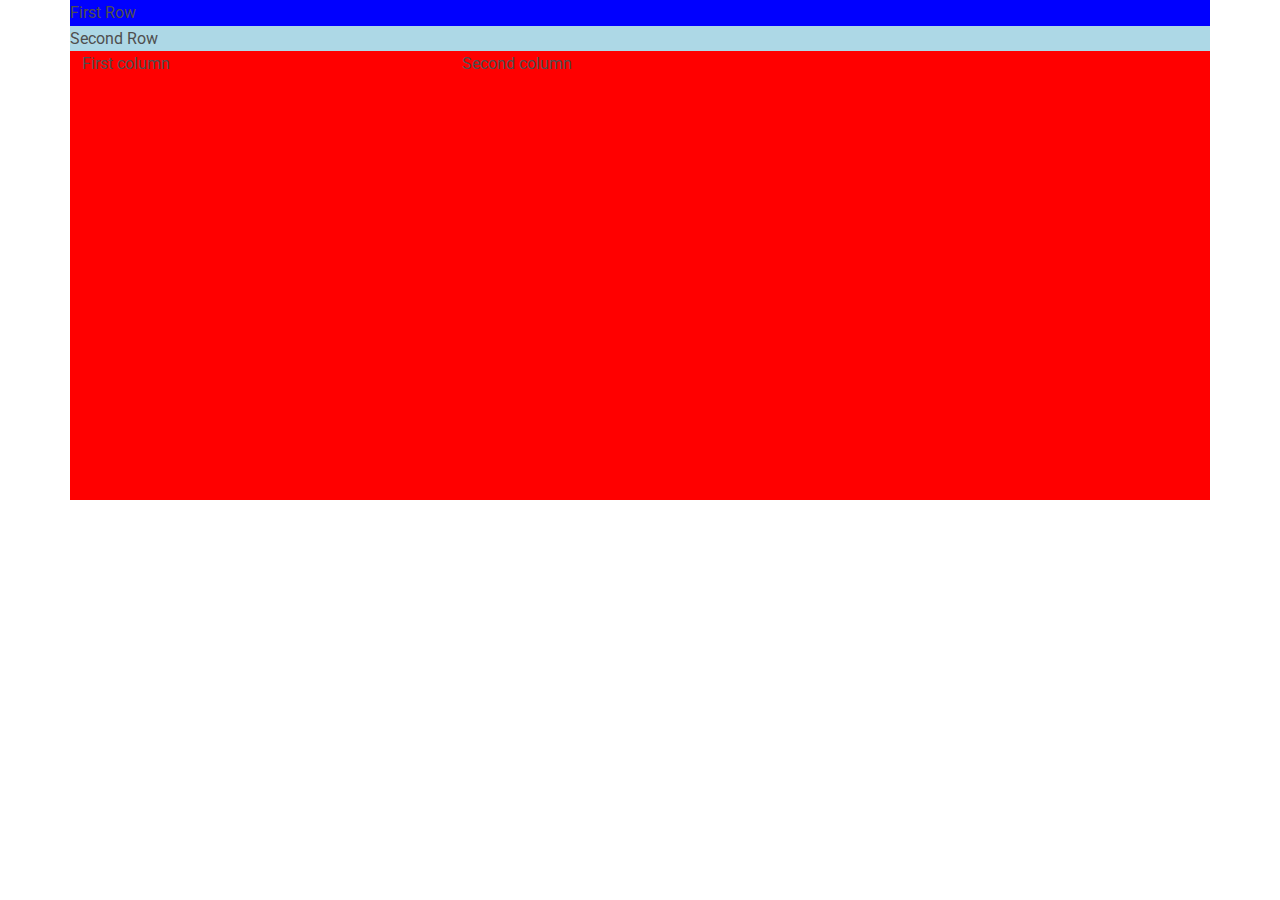
<file: container.html>
<!DOCTYPE html>
<html lang="en">
  <head>
    <meta charset="UTF-8" />
    <meta name="viewport" content="width=device-width, initial-scale=1, shrink-to-fit=no" />
    <meta http-equiv="x-ua-compatible" content="ie=edge" />
    <title>Material Design for Bootstrap</title>
    <!-- MDB icon -->
    <link rel="icon" href="mdb/img/mdb-favicon.ico" type="mdb/image/x-icon" />
    <!-- Font Awesome -->
    <link rel="stylesheet" href="https://cdnjs.cloudflare.com/ajax/libs/font-awesome/6.0.0/css/all.min.css" />
    <!-- Google Fonts Roboto -->
    <link rel="stylesheet" href="https://fonts.googleapis.com/css2?family=Roboto:wght@300;400;500;700;900&display=swap" />
    <!-- MDB -->
    <link rel="stylesheet" href="mdb/css/mdb.min.css" />
  </head>
  <body>
    <!-- Start your project here-->
    <!-- <div class="container">
      <div class="d-flex justify-content-center align-items-center" style="height: 100vh">
        <div class="text-center">
          <img
            class="mb-4"
            src="https://mdbootstrap.com/img/logo/mdb-transparent-250px.png"
            style="width: 250px; height: 90px"
          />
          <h5 class="mb-3">Thank you for using our product. We're glad you're with us.</h5>
          <p class="mb-3">MDB Team</p>
          <a
            class="btn btn-primary btn-lg"
            data-mdb-ripple-init
            href="https://mdbootstrap.com/docs/standard/getting-started/"
            target="_blank"
            role="button"
            >Start MDB tutorial</a
          >
        </div>
      </div>
    </div> -->


    <div class="container" style="height: 500px; background-color: red">
        <div class="row" style="background-color: blue;">First Row</div>
        <div class="row" style="background-color: lightblue;">Second Row</div>
        <div class="row">
            <div class="col-md-4">First column</div>
            <div class="col-md-8">Second column</div>
        </div>
    </div>


    <!-- End your project here-->

    <!-- MDB -->
    <script type="text/javascript" src="mdb/js/mdb.umd.min.js"></script>
    <!-- Custom scripts -->
    <script type="text/javascript"></script>
  </body>
</html>
</file>
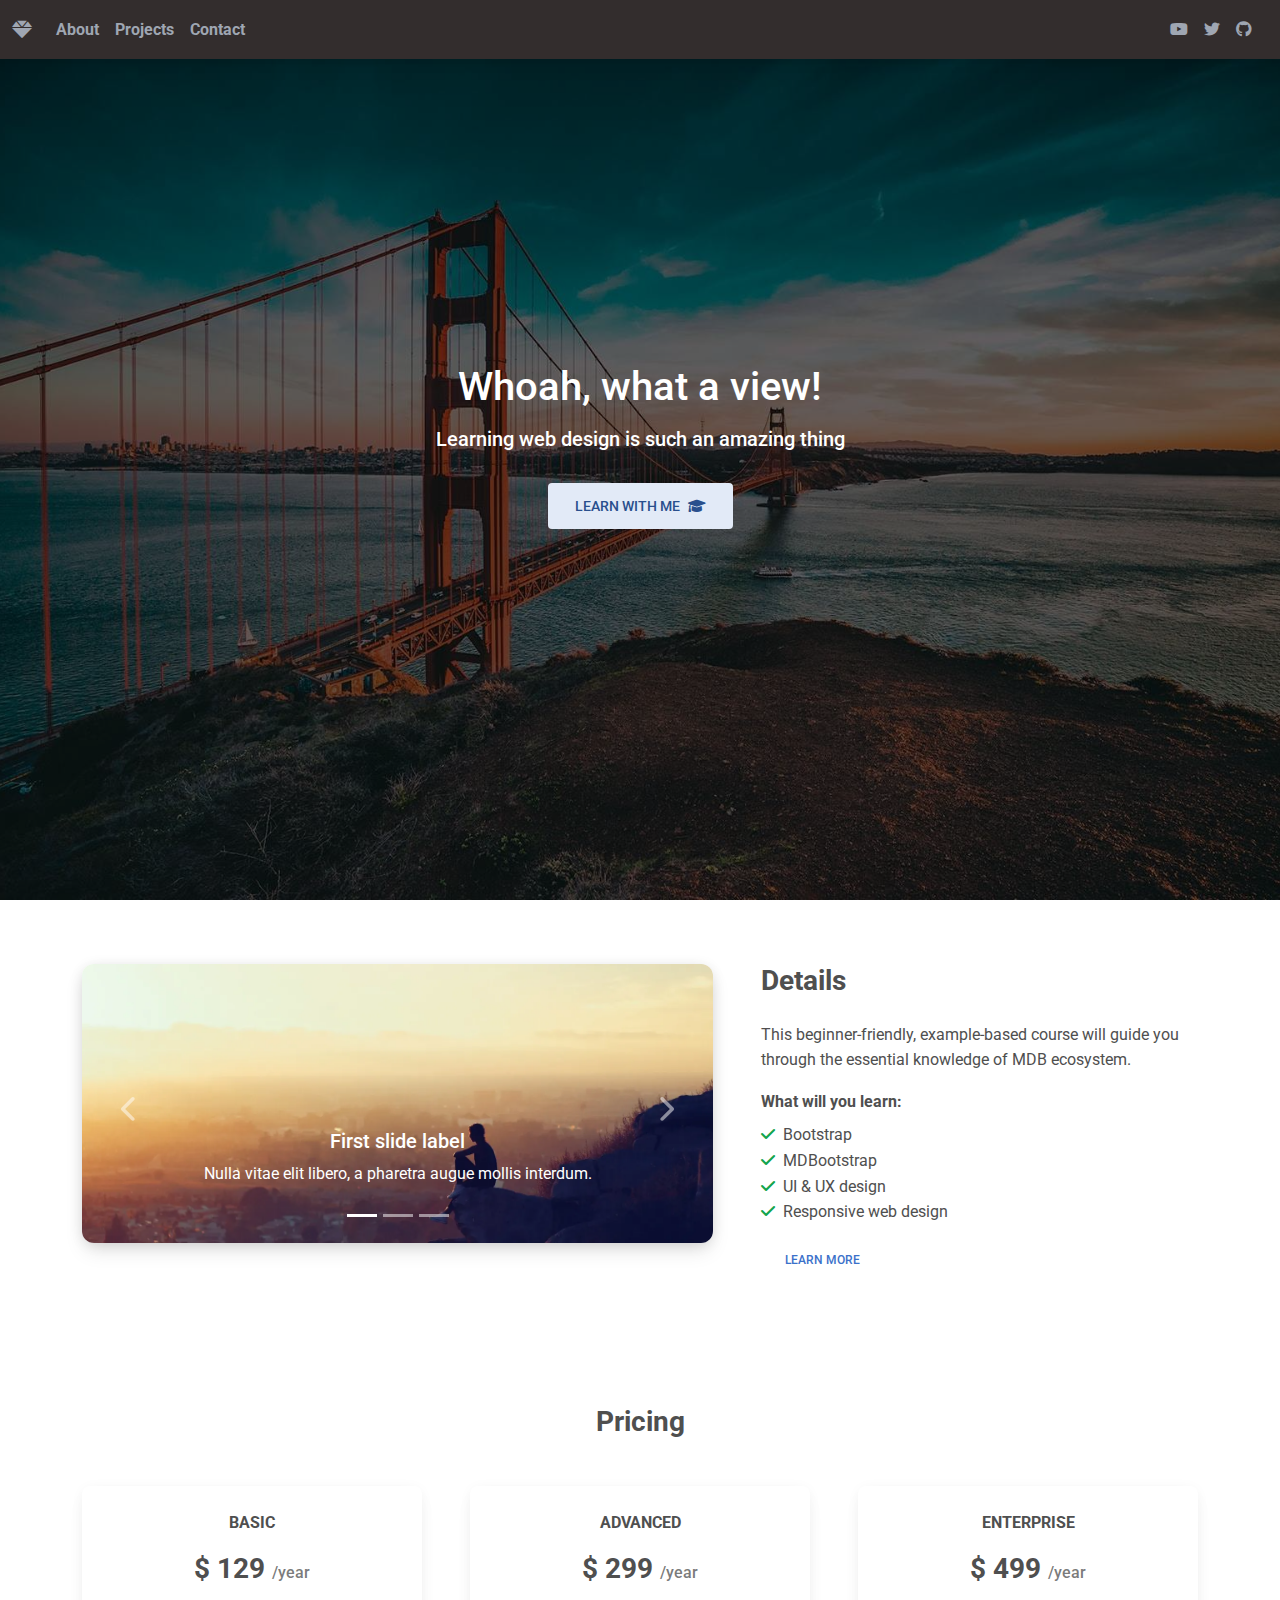
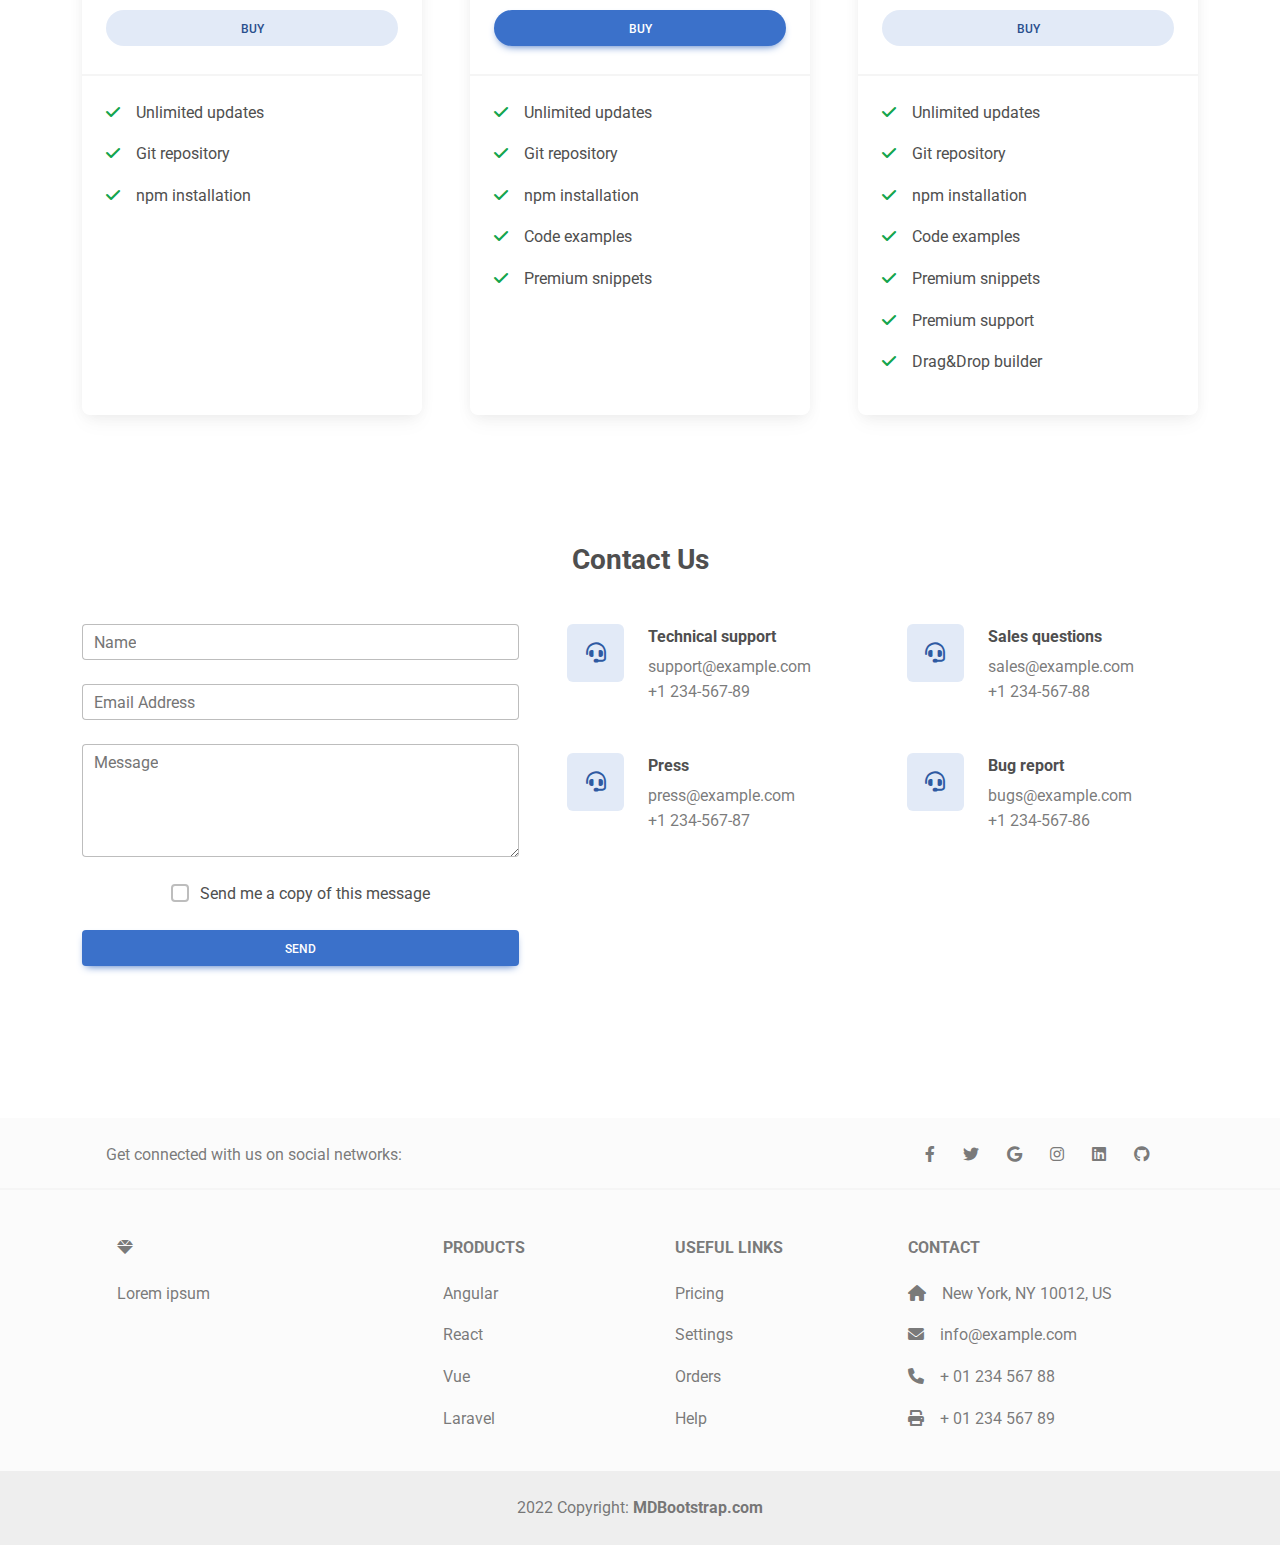
<file: landing.html>
<!DOCTYPE html>
<html lang="en">
    <head>
        <meta charset="UTF-8" />
        <meta name="viewport" content="width=device-width, initial-scale=1, shrink-to-fit=no" />
        <meta http-equiv="x-ua-compatible" content="ie=edge" />
        <title>Material Design for Bootstrap</title>
        <link rel="icon" href="mdb/img/mdb-favicon.ico" type="mdb/image/x-icon" />
        <link rel="stylesheet" href="https://cdnjs.cloudflare.com/ajax/libs/font-awesome/6.0.0/css/all.min.css" />
        <link rel="stylesheet" href="https://fonts.googleapis.com/css2?family=Roboto:wght@300;400;500;700;900&display=swap" />
        <link rel="stylesheet" href="mdb/css/mdb.min.css" />
    </head>
    <body>
    <!-- Start your project here-->
        <header class="mb-5 mb-lg-7">
            <!-- navbar -->
            <nav style="z-index: 1; min-height: 58.9px;" class="navbar navbar-expand-lg navbar-dark bg-dark">
                <div class="container-fluid">
                    <button data-mdb-collapse-init class="navbar-toggler" type="button" data-mdb-target="#navbarSupportedContent" aria-controls="navbarSupportedContent" aria-expanded="false" aria-label="Toggle navigation">
                        <i class="fas fa-bars"></i>
                    </button>

                    <div class="collapse navbar-collapse" id="navbarSupportedContent">
                        <a class="navbar-brand mt-2 mt-lg-0" href="#">
                            <i class="fas fa-gem text-secondary"></i>
                            <!-- <img src="https://mdbcdn.b-cdn.net/img/logo/mdb-transaprent-noshadows.webp" height="15" alt="MDB Logo" loading="lazy" /> -->
                        </a>
                        <ul class="navbar-nav me-auto mb-2 mb-lg-0">
                            <li class="nav-item"><a class="nav-link text-secondary fw-bold" href="#">About</a></li>
                            <li class="nav-item"><a class="nav-link text-secondary fw-bold" href="#">Projects</a></li>
                            <li class="nav-item"><a class="nav-link text-secondary fw-bold" href="#">Contact</a></li>
                        </ul>
                    </div>

                    <div class="d-flex align-items-center">
                        <a class="text-secondary me-3" href="https://www.youtube.com/c/Mdbootstrap/videos" rel="nofollow" target="_blank">
                            <i class="fab fa-youtube"></i>
                        </a>
                        <a class="text-secondary me-3" href="https://twitter.com/ascensus_mdb" rel="nofollow" target="_blank">
                            <i class="fab fa-twitter"></i>
                        </a>
                        <a class="text-secondary me-3" href="https://github.com/mdbootstrap/mdb-ui-kit" rel="nofollow" target="_blank">
                            <i class="fab fa-github"></i>
                        </a>
                    </div>
                </div>
            </nav>

            <!-- background -->
            <div class="bg-image vh-100" style="margin-top: -58.9px; background-image: url('mdb/img/018.jpg');">
                <div class="mask" style="background-color: hsla(0, 0%, 0%, 0.6)">
                    <div class="container d-flex justify-content-center align-items-center h-100">
                        <div class="text-white text-center">
                            <h1 class="mb-3">Whoah, what a view!</h1>
                            <h5 class="mb-4">Learning web design is such an amazing thing</h5>
                            <a class="btn btn-secondary btn-lg m-2" href="#" role="button">Learn with me<i class="fas fa-graduation-cap ms-2"></i></a>
                        </div>
                    </div>
                </div>
            </div>
        </header>

        <main>
            <div class="container">
                <section class="mb-5 mb-lg-10">
                    <div class="row gx-xl-5">
                        <div class="col-lg-7 mb-5 mb-lg-0">
                            <div id="carouselBasicExample" class="carousel slide carousel-fade" data-mdb-ride="carousel" data-mdb-carousel-init>
                                <div class="carousel-indicators">
                                    <button type="button" data-mdb-target="#carouselBasicExample" data-mdb-slide-to="0" class="active" aria-current="true" aria-label="Slide 1"></button>
                                    <button type="button" data-mdb-target="#carouselBasicExample" data-mdb-slide-to="1" aria-label="Slide 2"></button>
                                    <button type="button" data-mdb-target="#carouselBasicExample" data-mdb-slide-to="2" aria-label="Slide 3"></button>
                                </div>

                                <div class="carousel-inner rounded-6 shadow-4-strong">
                                    <div class="carousel-item active">
                                        <img src="mdb/img/img15.webp" class="d-block w-100" alt="Sunset Over the City"/>
                                        <div class="carousel-caption d-none d-md-block">
                                            <h5>First slide label</h5>
                                            <p>Nulla vitae elit libero, a pharetra augue mollis interdum.</p>
                                        </div>
                                    </div>

                                    <div class="carousel-item">
                                        <img src="mdb/img/img22.webp" class="d-block w-100" alt="Canyon at Nigh"/>
                                        <div class="carousel-caption d-none d-md-block">
                                            <h5>Second slide label</h5>
                                            <p>Lorem ipsum dolor sit amet, consectetur adipiscing elit.</p>
                                        </div>
                                    </div>

                                    <div class="carousel-item">
                                        <img src="mdb/img/img23.webp" class="d-block w-100" alt="Cliff Above a Stormy Sea"/>
                                        <div class="carousel-caption d-none d-md-block">
                                            <h5>Third slide label</h5>
                                            <p>Praesent commodo cursus magna, vel scelerisque nisl consectetur.</p>
                                        </div>
                                    </div>
                                </div>

                                <button class="carousel-control-prev" type="button" data-mdb-target="#carouselBasicExample" data-mdb-slide="prev">
                                    <span class="carousel-control-prev-icon" aria-hidden="true"></span>
                                    <span class="visually-hidden">Previous</span>
                                </button>
                                <button class="carousel-control-next" type="button" data-mdb-target="#carouselBasicExample" data-mdb-slide="next">
                                    <span class="carousel-control-next-icon" aria-hidden="true"></span>
                                    <span class="visually-hidden">Next</span>
                                </button>
                            </div>
                        </div>

                        <div class="col-lg-5 mb-5 mb-lg-0">
                            <h3 class="fw-bold mb-4">Details</h3>
                            <p>This beginner-friendly, example-based course will guide you through the essential knowledge of MDB ecosystem.</p>
                            <p class="mb-2"><strong>What will you learn:</strong></p>

                            <ul class="list-unstyled">
                                <li><i class="fas fa-check text-success me-2"></i>Bootstrap</li>
                                <li><i class="fas fa-check text-success me-2"></i>MDBootstrap</li>
                                <li><i class="fas fa-check text-success me-2"></i>UI & UX design</li>
                                <li><i class="fas fa-check text-success me-2"></i>Responsive web design</li>
                            </ul>

                            <a class="btn btn-link btn-rounded" href="#" role="button" data-mdb-ripple-color="primary">Learn more</a>
                        </div>
                    </div>
                </section>

                <section class="mb-5 mb-lg-10">
                    <h3 class="fw-bold text-center mb-5">Pricing</h3>
                    <div class="row gx-xl-5">

                        <div class="col-lg-4 col-md-6 mb-4 mb-lg-0 order-2 order-lg-1">
                            <div class="card h-100">
                                <div class="card-header text-center pt-4">
                                    <p class="text-uppercase"><strong>Basic</strong></p>
                                    <h3 class="mb-4">
                                        <strong>$ 129</strong>
                                        <small class="text-muted" style="font-size: 16px">/year</small>
                                    </h3>
                                    <button type="button" class="btn btn-secondary btn-rounded w-100 mb-3" data-mdb-ripple-init>Buy</button>
                                </div>
                                <div class="card-body">
                                    <ol class="list-unstyled mb-0">
                                        <li class="mb-3"><i class="fas fa-check text-success me-3"></i>Unlimited updates</li>
                                        <li class="mb-3"><i class="fas fa-check text-success me-3"></i>Git repository</li>
                                        <li class="mb-3"><i class="fas fa-check text-success me-3"></i>npm installation</li>
                                    </ol>
                                </div>
                            </div>
                        </div>

                        <div class="col-lg-4 col-md-12 mb-4 mb-lg-0 order-1 order-lg-2">
                            <div class="card h-100">
                                <div class="card-header text-center pt-4">
                                    <p class="text-uppercase"><strong>Advanced</strong></p>
                                    <h3 class="mb-4">
                                        <strong>$ 299</strong>
                                        <small class="text-muted" style="font-size: 16px">/year</small>
                                    </h3>
                                    <button type="button" class="btn btn-primary btn-rounded w-100 mb-3" data-mdb-ripple-init>Buy</button>
                                </div>
                                <div class="card-body">
                                    <ol class="list-unstyled mb-0">
                                        <li class="mb-3"><i class="fas fa-check text-success me-3"></i>Unlimited updates</li>
                                        <li class="mb-3"><i class="fas fa-check text-success me-3"></i>Git repository</li>
                                        <li class="mb-3"><i class="fas fa-check text-success me-3"></i>npm installation</li>
                                        <li class="mb-3"><i class="fas fa-check text-success me-3"></i>Code examples</li>
                                        <li class="mb-3"><i class="fas fa-check text-success me-3"></i>Premium snippets</li>
                                    </ol>
                                </div>
                            </div>
                        </div>

                        <div class="col-lg-4 col-md-6 mb-4 mb-lg-0 order-3 order-lg-3">
                            <div class="card h-100">
                                <div class="card-header text-center pt-4">
                                    <p class="text-uppercase"><strong>Enterprise</strong></p>
                                    <h3 class="mb-4">
                                        <strong>$ 499</strong>
                                        <small class="text-muted" style="font-size: 16px">/year</small>
                                    </h3>
                                    <button type="button" class="btn btn-secondary btn-rounded w-100 mb-3" data-mdb-ripple-init>Buy</button>
                                </div>
                                <div class="card-body">
                                    <ol class="list-unstyled mb-0">
                                        <li class="mb-3"><i class="fas fa-check text-success me-3"></i>Unlimited updates</li>
                                        <li class="mb-3"><i class="fas fa-check text-success me-3"></i>Git repository</li>
                                        <li class="mb-3"><i class="fas fa-check text-success me-3"></i>npm installation</li>
                                        <li class="mb-3"><i class="fas fa-check text-success me-3"></i>Code examples</li>
                                        <li class="mb-3"><i class="fas fa-check text-success me-3"></i>Premium snippets</li>
                                        <li class="mb-3"><i class="fas fa-check text-success me-3"></i>Premium support</li>
                                        <li class="mb-3"><i class="fas fa-check text-success me-3"></i>Drag&amp;Drop builder</li>
                                    </ol>
                                </div>
                            </div>
                        </div>
                    </div>
                </section>

                <section class="mb-5 mb-lg-10">
                    <h3 class="fw-bold text-center mb-5">Contact Us</h3>
                    <div class="row gx-xl-5">
                        <div class="col-lg-5 mb-4 mb-lg-0">
                            <form>
                                <div class="form-outline mb-4" data-mdb-input-init>
                                    <input type="text" id="form4Example1" class="form-control" />
                                    <label class="form-label" for="form4Example1">Name</label>
                                </div>
                                <div class="form-outline mb-4" data-mdb-input-init>
                                    <input type="email" id="form4Example2" class="form-control" />
                                    <label class="form-label" for="form4Example2">Email Address</label>
                                </div>
                                <div class="form-outline mb-4" data-mdb-input-init>
                                    <textarea id="form4Example3" class="form-control" rows="4"/></textarea>
                                    <label class="form-label" for="form4Example3">Message</label>
                                </div>
                                <div class="form-check d-flex justify-content-center mb-4">
                                    <input type="checkbox" id="form4Example4" class="form-check-input me-2" value="" />
                                    <label class="form-check-label" for="form4Example4">Send me a copy of this message</label>
                                </div>
                                <button type="submit" class="btn btn-primary btn-block mb-4" data-mdb-ripple-init>Send</button>
                            </form>
                        </div>

                        <div class="col-lg-7 mb-4 mb-lg-0">
                            <div class="row gx-lg-5">
                                <div class="col-md-6 mb-4 mb-md-5">
                                    <div class="d-flex align-items-start">
                                        <div class="p-3 badge-primary rounded-4">
                                            <i class="fas fa-headset fa-lg fa-fw"></i>
                                        </div>
                                        <div class="ms-4">
                                            <p class="fw-bold mb-1">Technical support</p>
                                            <p class="text-muted mb-0">support@example.com</p>
                                            <p class="text-muted mb-0">+1 234-567-89</p>
                                        </div>
                                    </div>
                                </div>
                                <div class="col-md-6 mb-4 mb-md-5">
                                    <div class="d-flex align-items-start">
                                        <div class="p-3 badge-primary rounded-4">
                                            <i class="fas fa-headset fa-lg fa-fw"></i>
                                        </div>
                                        <div class="ms-4">
                                            <p class="fw-bold mb-1">Sales questions</p>
                                            <p class="text-muted mb-0">sales@example.com</p>
                                            <p class="text-muted mb-0">+1 234-567-88</p>
                                        </div>
                                    </div>
                                </div>
                                <div class="col-md-6 mb-4 mb-md-5">
                                    <div class="d-flex align-items-start">
                                        <div class="p-3 badge-primary rounded-4">
                                            <i class="fas fa-headset fa-lg fa-fw"></i>
                                        </div>
                                        <div class="ms-4">
                                            <p class="fw-bold mb-1">Press</p>
                                            <p class="text-muted mb-0">press@example.com</p>
                                            <p class="text-muted mb-0">+1 234-567-87</p>
                                        </div>
                                    </div>
                                </div>
                                <div class="col-md-6 mb-4 mb-md-5">
                                    <div class="d-flex align-items-start">
                                        <div class="p-3 badge-primary rounded-4">
                                            <i class="fas fa-headset fa-lg fa-fw"></i>
                                        </div>
                                        <div class="ms-4">
                                            <p class="fw-bold mb-1">Bug report</p>
                                            <p class="text-muted mb-0">bugs@example.com</p>
                                            <p class="text-muted mb-0">+1 234-567-86</p>
                                        </div>
                                    </div>
                                </div>
                            </div>
                        </div>
                    </div>
                </section>
            </div>
        </main>

        <footer class="text-center text-lg-start bg-light text-muted">
            <div class="container">
                <section class="d-flex justify-content-center justify-content-lg-between p-4 pb-1">
                    <div class="me-5 d-none d-lg-block">
                        <span>Get connected with us on social networks:</span>
                    </div>
                    <div>
                        <a href="" class="me-4 text-reset"><i class="fab fa-facebook-f"></i></a>
                        <a href="" class="me-4 text-reset"><i class="fab fa-twitter"></i></a>
                        <a href="" class="me-4 text-reset"><i class="fab fa-google"></i></a>
                        <a href="" class="me-4 text-reset"><i class="fab fa-instagram"></i></a>
                        <a href="" class="me-4 text-reset"><i class="fab fa-linkedin"></i></a>
                        <a href="" class="me-4 text-reset"><i class="fab fa-github"></i></a>
                    </div>
                </section>
            </div>

            <hr class="hr" />

            <div class="container">
                <section class="">
                    <div class="container text-center text-md-start mt-5">
                        <div class="row mt-3">
                            <div class="col-md-3 col-lg-4 col-xl-3 mx-auto mb-4">
                                <h6 class="text-uppercase fw-bold mb-4"><i class="fas fa-gem me-3"></i></h6>
                                <p>Lorem ipsum</p>
                            </div>
                            <div class="col-md-2 col-lg-2 col-xl-2 mx-auto mb-4">
                                <h6 class="text-uppercase fw-bold mb-4">Products</h6>
                                <p><a href="#!" class="text-reset">Angular</a></p>
                                <p><a href="#!" class="text-reset">React</a></p>
                                <p><a href="#!" class="text-reset">Vue</a></p>
                                <p><a href="#!" class="text-reset">Laravel</a></p>
                            </div>
                            <div class="col-md-3 col-lg-2 col-xl-2 mx-auto mb-4">
                                <h6 class="text-uppercase fw-bold mb-4">Useful links</h6>
                                <p><a href="#!" class="text-reset">Pricing</a></p>
                                <p><a href="#!" class="text-reset">Settings</a></p>
                                <p><a href="#!" class="text-reset">Orders</a></p>
                                <p><a href="#!" class="text-reset">Help</a></p>
                            </div>
                            <div class="col-md-4 col-lg-3 col-xl-3 mx-auto mb-4">
                                <h6 class="text-uppercase fw-bold mb-4">Contact</h6>
                                <p><i class="fas fa-home me-3"></i>New York, NY 10012, US</p>
                                <p><i class="fas fa-envelope me-3"></i>info@example.com</p>
                                <p><i class="fas fa-phone me-3"></i>+ 01 234 567 88</p>
                                <p><i class="fas fa-print me-3"></i>+ 01 234 567 89</p>
                            </div>
                        </div>
                    </div>
                </section>
            </div>

            <div class="text-center p-4" style="background-color: rgba(0, 0, 0, 0.05);">
                2022 Copyright: <a class="text-reset fw-bold" href="https://mdbootstrap.com/">MDBootstrap.com</a>
            </div>
        </footer>
        <!-- End your project here-->

        <script type="text/javascript" src="mdb/js/mdb.umd.min.js"></script>
        <script type="text/javascript"></script>
    </body>
</html>
</file>
